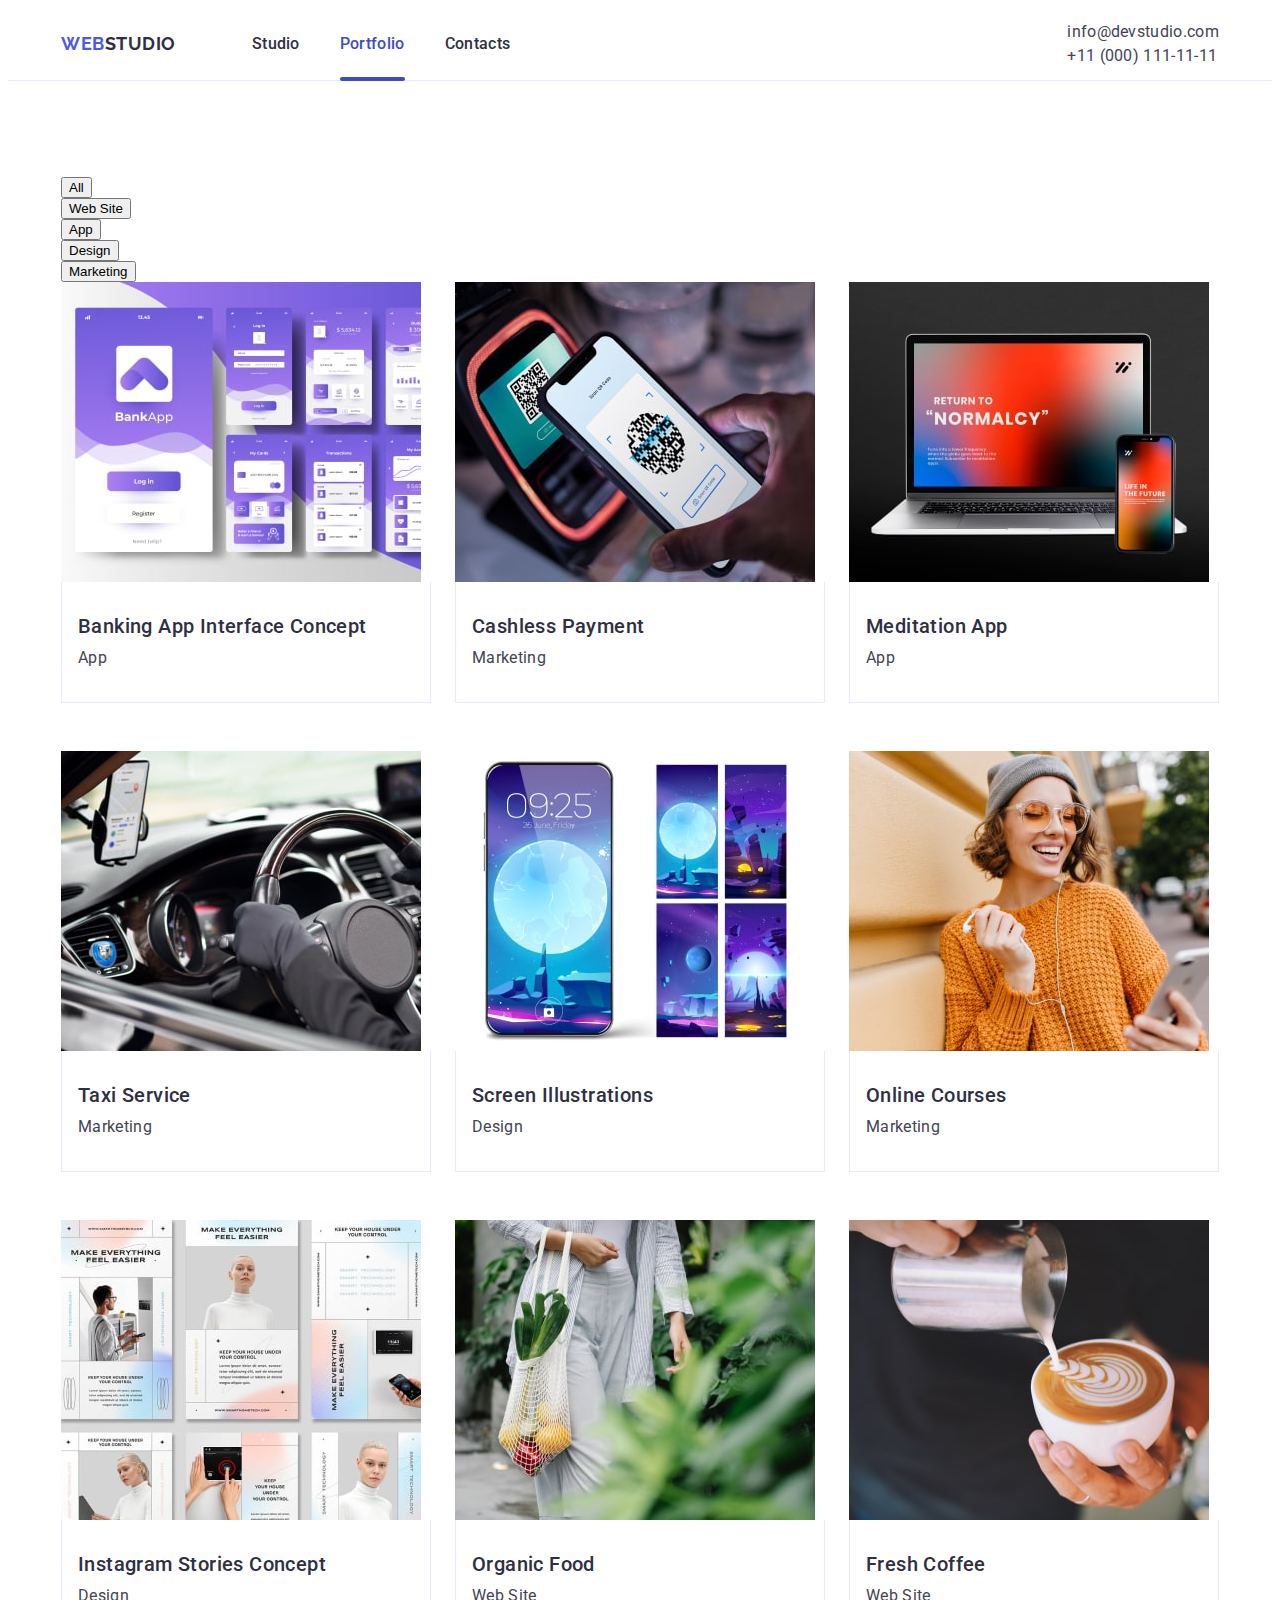
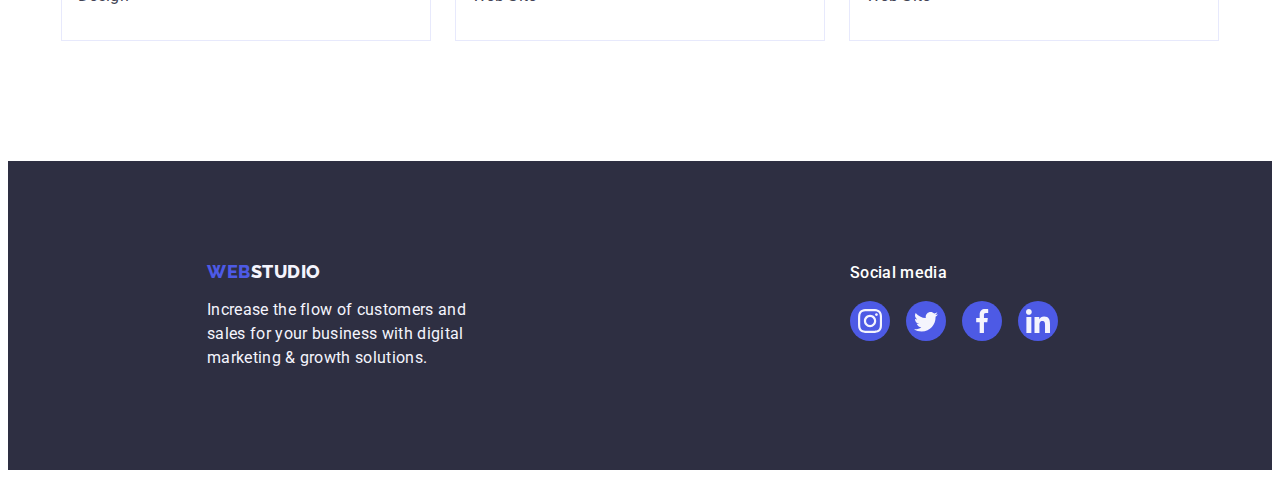
<file: portfolio.html>
<!DOCTYPE html>
<html lang="en">
  <head>
    <meta charset="utf-8">
    <meta http-equiv="X-UA-Compatible" content="IE=edge">
    <meta name="viewport" content="width=device-width, initial-scale=1.0">
    <title>Portfolio</title>
    <link rel="preconnect" href="https://fonts.googleapis.com" />
    <link rel="preconnect" href="https://fonts.gstatic.com" crossorigin />
    <link href="https://fonts.googleapis.com/css2?family=Raleway:wght@800&family=Roboto:wght@400;500;700;900&display=swap"
        rel="stylesheet" />
    <link rel="stylesheet" href="https://cdnjs.cloudflare.com/ajax/libs/modern-normalize/2.0.0/modern-normalize.min.css"
        integrity="sha512-4xo8blKMVCiXpTaLzQSLSw3KFOVPWhm/TRtuPVc4WG6kUgjH6J03IBuG7JZPkcWMxJ5huwaBpOpnwYElP/m6wg=="
        crossorigin="anonymous" referrerpolicy="no-referrer" />

    <link rel="stylesheet" href="./css/styles.css" />
  </head>

<body>
    <header class="header">
        <div class="container header-container">
    <nav class="header-navigation">
        <a href="./portfolio.html" class="header-logo link">Web<span class="header-logo-accent">Studio</span></a>
        <ul class="header-menu list">
            <li class="header-menu-item"><a href="./index.html" class="header-menu-link link">Studio</a></li>
            <li class="header-menu-item"><a href="./portfolio.html" class="header-menu-link link header-line">Portfolio</a></li>
            <li class="header-menu-item"><a href="" class="header-menu-link link">Contacts</a></li>
        </ul>
    </nav>
    <address class="header-address">
        <ul class="header-address list">
            <li class="header-address-item"><a class="header-adress-link link"
                    href="mailto:info@devstudio.com">info@devstudio.com</a></li>
            <li class="header-address-item"><a class="header-adress-link link" href="tel:+110001111111">+11 (000)
                    111-11-11</a></li>
        </ul>
    </address>
    </div>
    </header>
    
    <main>
     <section class="portfolio">
       <div class="container">
        <h1 class="visually-hidden">All, Web Site, App, Design, Marketing</h1>
             <ul class="button-list list">
      <li class="button-item"><button class="button-btn" type="button">All</button></li> 
      <li class="button-item"><button class="button-btn" type="button">Web Site</button></li>
      <li class="button-item"><button class="button-btn" type="button">App</button></li>
      <li class="button-item"><button class="button-btn" type="button">Design</button></li>
      <li class="button-item"><button class="button-btn" type="button">Marketing</button></li>
          </ul>
             <ul class="service-list list"> 
            <li class="service-item"> 
                <a class="service-link link" href="">
                    <div class="service-cover">
                    <img src="./images/banking-app.jpg" alt="Banking app" width="360" height="300" style="display: block;" />
                    <p class="service-cover-text">14 Stylish and User-Friendly App Design Concepts · Task Manager App · Calorie Tracker App · Exotic Fruit Ecommerce App · Cloud Storage App</p>
                  </div>
                    <div class="container name-container">
                    <h2 class="service-title section-subtitle">Banking App Interface Concept</h2>
                    <p class="service-text section-text">App</p>
                </div>
                </a>
                
            </li>
            <li class="service-item">
                <a class="service-link link" href=""> 
                <div class="service-cover">
                 <img src="./images/payment.jpg" alt="Cashless payment" width="360" height="300" style="display: block;" />
                 <p class="service-cover-text">14 Stylish and User-Friendly App Design Concepts · Task Manager App · Calorie Tracker App · Exotic Fruit Ecommerce App · Cloud Storage App</p>
                  </div>
                    <div class="container name-container">
                    <h2 class="service-title section-subtitle">Cashless Payment</h2>
                    <p class="service-text section-text">Marketing</p>
                </div>
                </a>              
                              
            </li>
            <li class="service-item">  
                <a class="service-link link" href="">
                    <div class="service-cover"> 
                    <img src="./images/Meditation-App.jpg" alt="leptop" width="360" height="300" style="display: block;" />
                    <p class="service-cover-text">14 Stylish and User-Friendly App Design Concepts · Task Manager App · Calorie Tracker App · Exotic Fruit Ecommerce App · Cloud Storage App</p>
                  </div>
                    <div class="container name-container">
                    <h2 class="service-title section-subtitle">Meditation App</h2>
                    <p class="service-text section-text">App</p>
                </div>
                </a>               
                 
            </li>
             <li class="service-item">
                 <a class="service-link link" href="">
                    <div class="service-cover">
                    <img src="./images/steeringweel.jpg" alt="steering weel" width="360" height="300" style="display: block;" />
                    <p class="service-cover-text">14 Stylish and User-Friendly App Design Concepts · Task Manager App · Calorie Tracker App · Exotic Fruit Ecommerce App · Cloud Storage App</p>
                  </div>
                    <div class="container name-container">
                    <h2 class="service-title section-subtitle">Taxi Service</h2>
                    <p class="service-text section-text">Marketing</p>
                </div>
                </a>            
            
           </li>
        <li class="service-item">
             <a class="service-link link" href="">
                <div class="service-cover">
                
                <img src="./images/phonemoon.jpg" alt="phone picture moone" width="360" height="300" style="display: block;" />
                <p class="service-cover-text">14 Stylish and User-Friendly App Design Concepts · Task Manager App · Calorie Tracker App · Exotic Fruit Ecommerce App · Cloud Storage App</p>
                  </div>
                <div class="container name-container">
                <h2 class="service-title section-subtitle">Screen Illustrations</h2>
                <p class="service-text section-text">Design</p>
            </div>
            </a>         
               
        </li>
        <li class="service-item">
             <a class="service-link link" href="">
                <div class="service-cover">
                <img src="./images/girl.jpg" alt="girl smiling" width="360" height="300" style="display: block;" />
                <p class="service-cover-text">14 Stylish and User-Friendly App Design Concepts · Task Manager App · Calorie Tracker App · Exotic Fruit Ecommerce App · Cloud Storage App</p>
                  </div>
                <div class="container name-container">
                <h2 class="service-title section-subtitle">Online Courses</h2>
                <p class="service-text section-text">Marketing</p>
            </div>
            </a>           
             
        </li>
                 <li class="service-item"> 
                    <a class="service-link link" href="">
                        <div class="service-cover">
                        <img src="./images/insta-stories.jpg" alt="instagram stories" width="360" height="300" style="display: block;" />
                        <p class="service-cover-text">14 Stylish and User-Friendly App Design Concepts · Task Manager App · Calorie Tracker App · Exotic Fruit Ecommerce App · Cloud Storage App</p>
                  </div>
                        <div class="container name-container">
                        <h2 class="service-title section-subtitle">Instagram Stories Concept</h2>
                        <p class="service-text section-text">Design</p>
                    </div>
                    </a>         
                       
            </li>
            <li class="service-item">
                 <a class="service-link link" href="">
                    <div class="service-cover">
                    <img src="./images/organic-food.jpg" alt="organic food" width="360" height="300" style="display: block;" />
                    <p class="service-cover-text">14 Stylish and User-Friendly App Design Concepts · Task Manager App · Calorie Tracker App · Exotic Fruit Ecommerce App · Cloud Storage App</p>
                  </div>
                    <div class="container name-container">
                    <h2 class="service-title section-subtitle">Organic Food</h2>
                    <p class="service-text section-text">Web Site</p>
                </div>
            </a>
                
            </li>
            <li class="service-item">
                 <a class="service-link link" href="">
                    <div class="service-cover">
                    <img src="./images/coffee.jpg" alt="coffee" width="360" height="300" style="display: block;" />
                    <p class="service-cover-text">14 Stylish and User-Friendly App Design Concepts · Task Manager App · Calorie Tracker App · Exotic Fruit Ecommerce App · Cloud Storage App</p>
                  </div>
                    <div class="container name-container">
                    <h2 class="service-title section-subtitle">Fresh Coffee</h2>
                    <p class="service-text section-text">Web Site</p>
                </div>
                </a>                
                
            </li>
        </ul>
    </div>
    </section>
    </main>

    <footer id="footer" class="footer">
      <div class="footer-div container"> 
      <div class="footer-container">
      <a href="./index.html" class="footer-logo-link link">Web<span class="footer-logo-accent">Studio</span></a>
      <p class="footer-text-one">Increase the flow of customers and sales for your business with digital marketing & growth solutions.</p>
      </div>
      <div class="footer-media container">
        <p class="footer-text-two">Social media</p>
        <ul class="footer-list">
          <li class="footer-item list">
            <a href="" class="footer-social link"
              ><svg class="footer-icon" width="24" height="24">
                <use href="./images/icons.svg#icon-instagram-1"></use></svg></a>
              </li>
          <li class="footer-item list">
            <a href="" class="footer-social link"
              ><svg class="footer-icon" width="24" height="24">
                <use href="./images/icons.svg#icon-twitter"></use></svg></a>
           </li>
          <li class="footer-item list">
            <a href="" class="footer-social link"
              ><svg class="footer-icon" width="24" height="24">
                <use href="./images/icons.svg#icon-facebook-1"></use></svg></a>
             </li>
          <li class="footer-item list">
            <a href="" class="footer-social link"
              ><svg class="footer-icon" width="24" height="24">
                <use href="./images/icons.svg#icon-linkedin-1"></use></svg></a>
         </li>
          </ul>
        </div>
        </div>
</footer>
    </body>
    
    </html>
</file>
<file: css/styles.css>
/*------------Common styles-----------*/ 

.hidden {
    display: none;
  }
  :root {
    --main-color: #2e2f42;
    --accent-color: #4d5ae5;
    --secondary-color: #434455;
    --another-color: #8e8f99;
    --new-color: #F4F4FD;
    }

    p, h1, h2, h3 {
        margin-top: 0;
        margin-bottom: 0;
    }
    
    ul, ol {
        list-style: none;
        padding: 0;
        margin: 0;
    }
    a {
        text-decoration: none;
        color: currentColor;
      }
    
    body {
        font-family: 'Roboto', sans-serif;
        background-color: #FFFFFF;
        color: #434455;
    }
    .visually-hidden {
        position: absolute;
        width: 1px;
        height: 1px;
        margin: -1px;
        border: 0;
        padding: 0;
        white-space: nowrap;
        clip-path: inset(100%);
        clip: rect(0 0 0 0);
        overflow: hidden;
    }
    img {
        display: block;
        max-width: 100%;
          }

.container { 
max-width: 320px;
padding: 0 16px;
margin: 0 auto;
}

@media screen and (min-width: 768px) {
    .container {
      max-width: 768px;
    }
  }
  
  @media screen and (min-width: 1158px) {
    .container {
      max-width: 1158px;
      padding: 0 15px;
    }
  }
/*------------Header styles-----------*/ 
header {
    border-bottom: 1px solid #e7e9fc;
}
.header-container {
    display: flex;
    justify-content: space-between;
    align-items: center;
}
.header-address {
    display: none;
}
.header-menu {
    display: none;
}
    
.header-logo {
        color: var(--accent-color);
        font-size: 18px;
        font-family: "Raleway", sans-serif;
        font-weight: 700;
        font-style: normal;
        line-height: 1.17;
        letter-spacing: 0.03em;
        text-transform: uppercase;
        display: flex;
        padding: 16px 0;  
}
.header-logo-accent {
    color: var(--main-color);
}
.link {
    text-decoration: none;
}
.list {
    list-style-type: none;
}
.header-navigation {
    margin-right: auto;
}
.burger-btn{
    padding: 0;
    border: none;
    background-color: transparent;
    cursor: pointer;
}
.burger-btn-icon {
    display: block;
    fill: #2f2f37;
}

@media screen and (min-width: 768px) {
    .burger-btn {
      display: none;
    }
    .header-menu {
        display: flex;
        gap: 40px;
        color: #404bbf;
        transition:  color 250ms cubic-bezier(0.4, 0, 0.2, 1);
     }
    .header-address {
        display: block;
        font-style: normal;
            }
    .header-address-list {
        display: flex;
        flex-direction: column;
        gap: 12px;
    }
    .header-navigation {
        display: flex;
        align-items: center;
              }
    .header-logo {
        padding:  24px 0;
        margin-right: 120px;
    } 
.header-menu-link:hover,
.header-menu-link:focus {
   color: #404bbf;
}

.header-menu-link {
    color: var(--main-color);
        display: block;
        font-size: 16px;
        font-weight: 500;
        line-height: 1.5;
        letter-spacing: 0.02em;
        font-style: normal;
        padding: 24px 0;
        transition: color 250ms cubic-bezier(0.4, 0, 0.2, 1);
      
}
.header-line {
    position: relative;
    color: #404bbf; 
    
    }
    .header-line::after {
        content: '';
        position: absolute;
        left: 0;
        bottom: -1px;
        width: 100%;
        height: 4px;
        border-radius: 2px;
        background-color: #404BBF;
        transition: color 250ms cubic-bezier(0.4, 0, 0.2, 1);
} 
    .header-adress-link {
        display: block;
        color: var(--secondary-color);
        font-size: 12px;
        line-height: 1.7;
        letter-spacing: 0.04em;
        transition:  color 250ms cubic-bezier(0.4, 0, 0.2, 1);
            }
    .header-adress-link:hover,
    .header-adress-link:focus {
        color: #404bbf; 
    }
    }
      
    @media screen and (min-width: 1158px) {

        .header-logo {
            margin-right: 76px;
        } 
        .header-address-list {
            display: flex;
            flex-direction: row;
            gap: 40px;
                   }
        .header-adress-link {
            font-size: 16px;
            line-height: 1.5;
            letter-spacing: 0.02em;
            color: #434455;
        }
    }
    
         /*------------MOBILE MENU-----------*/ 

        .mobile-menu {
            width: 100%;
            height: 100%;
            position: fixed;
            margin-left: auto;
            top: 0;
            background-color: #ffffff;
            padding: 24px 24px 40px 16px;
            display: flex;
            flex-direction: column;
            justify-content: space-between;
            opacity: 0;
            visibility: hidden;
            pointer-events: none;

            } 
            .is-open {
                opacity: 1;
                visibility: visible;
                pointer-events: auto;
              }    
            .mobile-menu-container {
                max-width: 320px;
                
                margin-left: 0;
              }
        .mobile-btn {
            display: flex;
                align-items: center;
                justify-content: center;
                margin-left: auto;
                margin-bottom: 24px;
                margin-top: 24px;
                margin-right: 24px;
                border-radius: 50%;
                width: 24px;
                height: 24px;
                background-color: #FFFFFF;
                border: 1px solid rgba(0, 0, 0, 0.1);
                padding: 0;
                transition: background-color 250ms cubic-bezier(0.4, 0, 0.2, 1), border 250ms cubic-bezier(0.4, 0, 0.2, 1);
        }
        .mobile-menu-list-item {
            color: #2e2f42;
            font-weight: 700;
            font-size: 36px;
            line-height: 1.11111;
            letter-spacing: 0.02em;
        }
        .mobile-menu-list-item:not(:last-child) {
            margin-bottom: 40px;
        }

        .mobile-menu-link {
            font-weight: 700;
            font-size: 36px;
            line-height: 1.1;
            letter-spacing: 0.02em;
            color: #2e2f42;
            display: block;
            transition-property: color;
            transition-duration: 250ms;
            transition-timing-function: cubic-bezier(0.4, 0, 0.2, 1);
            position: relative;
        }
        .mobile-address-list {
            margin-top: 168px;
            margin-bottom: 48px;
        }
        .mobile-accent {
            font-weight: 700;
            font-size: 36px;
            line-height: 1.11111;
            letter-spacing: 0.02em;
            color: #404bbf;
            }
        .mobile-address-item {
            font-weight: 500;
            font-size: 20px;
            line-height: 1.2;
            letter-spacing: 0.02em;
            font-style: normal;
            margin-bottom: 48px;
            color: #434455;
        }   
        .mobile-address-item:not(:last-child) {
            margin-bottom: 24px;
            }
            .mobile-adress-link {
                font-weight: 500;
                font-style: 20px;
                line-height: 1.2;
                letter-spacing: 0.02em;
                color: #434455;
                display: block;
                transition-property: color;
                transition-duration: 250ms;
                transition-timing-function: cubic-bezier(0.4, 0, 0.2, 1);
            }
            .mobile-adress-accent {
                color: #4d5ae5;
            }
            .mobile-list-social {
                display: flex;
                justify-content: flex-start;  
            }
            .mobile-list {
                display: flex;
                gap: 40px;
                justify-content: center;
                color: #2e2f42;
       font-weight: 700;
       font-size: 36px;
       line-height: 1.11111;
       letter-spacing: 0.02em;
       margin-bottom: 40px;

            }   
            .mobile-item {
                width: 40px;
                height: 40px;
            }  
            .mobile-social {
                width: 100%;
                height: 100%;
                background-color: #4d5ae5;
                border-radius: 50%;
                display: flex;
                align-items: center;
                justify-content: center;
                transition: background-color 250ms cubic-bezier(0.4, 0, 0.2, 1);
            }
            .mobile-icon {
                fill: #F4F4FD;
            }  
            .mobile-menu-link:focus {
                color: #404bbf;
            }
            .mobile-adress-link:focus {
                color: #4d5ae5;
            }

            
            /*------------MODAL-----------*/
.backdrop {
    opacity: 0;
    visibility: hidden;
    position: fixed;
    top: 0;
    z-index: 999999;
    width: 100%;
    height: 100%;
    background-color: rgba(46, 47, 66, 0.4);
    transition: opacity 250ms cubic-bezier(0.4, 0, 0.2, 1), visibility 250ms cubic-bezier(0.4, 0, 0.2, 1);
  }
 
.backdrop.backdrop-is-open {
    opacity: 1;
    visibility: visible;
    pointer-events: auto;
  }
  .modal {
    position: absolute;
    top: 50%;
    left: 50%;
    transform: translate(-50%, -50%);
    width: 288px;
    height: 623px;
    border-radius: 4px;
    box-shadow: 0 1px 1px 0 rgba(0, 0, 0, 0.14), 0 1px 3px 0 rgba(0, 0, 0, 0.12), 0 2px 1px 0 rgba(0, 0, 0, 0.2);
    background: #fcfcfc;
    transition: transform 250ms cubic-bezier(0.4, 0, 0.2, 1);
    padding: 72px 16px 24px 16px;
  }
  .modal-contaner { 
    display: flex;
    flex-direction: column;
  }
 .modal-button {
    position: absolute;
    display: flex;
    justify-content: center;
    align-items: center;
    margin-top: 24px;
    margin-right: 24px;
    top: 24px;
    right: 24px;
    border: 1px solid rgba(0, 0, 0, 0.1);
    padding: 0;
    cursor: pointer;
    fill: #2e2f42;
    width: 24px;
    height: 24px;
    border-radius: 50%;
    background-color: #e7e9fc;
       transition: background-color 250ms cubic-bezier(0.4, 0, 0.2, 1),
      border 250ms cubic-bezier(0.4, 0, 0.2, 1);
}

.modal-button:hover,
.modal-button:focus {
    background-color: #404bbf;
    border: none; 
    fill: #ffffff;
}

.modal-button:hover .modal-icon {
    fill: #ffffff;
  }
.modal-button:focus .modal-icon {
    fill: #ffffff;
  }
.modal-icon {
        transition: fill 250ms cubic-bezier(0.4, 0, 0.2, 1); 
    }
.modal-icon:hover {
    fill: #ffffff;
}
.modal-title {
text-align: center;  
color:  #2E2F42;
font-size: 16px;
font-weight: 500;
line-height: 1.5;
letter-spacing: 0.02em;
margin-bottom: 16px;
}
  .form-container {
    margin-bottom: 8px;
  }

.modal-input {
    border: 1px solid rgba(46, 47, 66, 0.4);
  border-radius: 4px;
  padding-left: 38px;
  width: 100%;
  height: 40px;
  outline: transparent;
  background-color: transparent;
  outline: transparent;
  transition: border-color 250ms cubic-bezier(0.4, 0, 0.2, 1);
  padding-left: 38px;
  display: flex;
  align-items: flex-start;
  justify-content: flex-start;
  flex-direction: column;
  }
 
.modal-input:focus {
    border-color: #4D5AE5;
    }
.input-lable {
    font-family: "Roboto", sans-serif;
    font-weight: 400;
    font-size: 12px;
    line-height: 1.17;
    letter-spacing: 0.04em;
    color: #8e8f99;
    display: block;
    margin-bottom: 4px;
}

.modal-feild {
margin-bottom: 8px;
}
.modal-input-icon {
    position: absolute;
    left: 16px;
    top: 50%;
    transform: translateY(-50%);
    fill: #2e2f42;
    transition: fill 250ms cubic-bezier(0.4, 0, 0.2, 1);
    }

.modal-input:focus + .modal-input-icon {
    fill: #4D5AE5;
}

.input-wrap {
    position: relative;
  
 }
 .modal-feild-textarea {
    margin-bottom: 16px;
}         
.modal-textarea {
    display: flex;
    align-items: flex-start;
    justify-content: flex-start;
    flex-direction: column;
    width: 100%;
    height: 120px;
    border-radius: 4px;
    padding: 8px 16px;
border: 1px solid rgba(46, 47, 66, 0.40); 
resize: none;
font-size: 12px;
line-height: 1.17;
letter-spacing: 0.04em;
color: rgba(46, 47, 66, 0.4);
background-color: transparent; 
outline: transparent;
transition: border-color 250ms cubic-bezier(0.4, 0, 0.2, 1); 
padding: 8px 16px;
}

.modal-textarea:focus {
    border-color: #4d5ae5;
    }

.modal-textarea::placeholder {
    font-size: 12px;
    line-height: 1.16667;
    letter-spacing: 0.04em;
    font-weight: 400;
    color: rgba(46, 47, 66, 0.4);
    opacity: 0.5;
}
.modal-check { 
    width: 16px;
    height: 16px;
}

.modal-check:focus {
    border-color: #4d5ae5;
  }
.modal-field-wraper {
    margin-bottom: 24px;
    display: flex;
    align-items: center;
  
  }
.modal-check:focus + .chek-text  
 {
font-size: 12px;
letter-spacing: 0.04em;
display: block;
margin-top: 16px;
line-height: 1.17;
color: #8e8f99;
}
.privace-link {
    color: var(--accent-color);
    text-decoration: underline;
    text-decoration-skip-ink: none;
    line-height: 1.33;
   }

.chek-text {
    display: flex;
    justify-content: center;
    align-items: center;
    gap: 8px;
    font-family: "Roboto", sans-serif;
    font-weight: 400;
    font-size: 12px;
    line-height: 1.17;
    letter-spacing: 0.04em;
    color: #8E8F99;
}

.chek-text-span {
    display: inline-flex;
    justify-content: center;
    align-items: center;
  width: 16px;
  height: 16px;
  border-radius: 2px;
  border: 1px solid rgba(46, 47, 66, 0.4);
  cursor: pointer;
  fill: transparent;
  flex-shrink: 0;
  transition: background-color 250ms cubic-bezier(0.4, 0, 0.2, 1), border 250ms cubic-bezier(0.4, 0, 0.2, 1), fill 250ms cubic-bezier(0.4, 0, 0.2, 1);
    border 250ms cubic-bezier(0.4, 0, 0.2, 1),
    fill 250ms cubic-bezier(0.4, 0, 0.2, 1);
      }
.modal-check:checked + .chek-text .chek-text-span {
border: none;
fill: #F4F4FD;
background-color:#404bbf;
}

.modal-check:focus + .chek-text .chek-text-span {
    outline: 2px solid rgba(46, 47, 66, 0.4);
}
.checkmark-icon {
    transition: fill 250ms cubic-bezier(0.4, 0, 0.2, 1);
}
.form-button {
    display: block;
     min-width: 169px;
     height: 56px;
     font-family: "Roboto", sans-serif;
     font-size: 16px;
     font-weight: 500;
     line-height: 1.5;
     letter-spacing: 0.04em;
     color: #FFFFFF;
     background-color: #4D5AE5;
     border: none;
     transition: background-color 250ms cubic-bezier(0.4, 0, 0.2, 1);
     margin-left: auto;
     margin-right: auto;
     border-radius: 4px;
     }

.form-button:focus,
.form-button:hover {
       background: #404bbf;
       fill: #ffffff;
}
/*------------HERO-----------*/ 

.hero {
    margin: 0 auto;
    max-width: 320px;
    background-image:
    linear-gradient (
        rgba(46, 47, 66, 0.7),
        rgba(46, 47, 66, 0.7)), url("../images/hero\ image-mob.jpg");
    background-repeat: no-repeat;
    background-position: center;
    background-size: cover;
    background-color: #2E2F42;
    padding-top: 72px;
    padding-bottom: 72px;

}

.hero-title {
    color: #FFF;
        text-align: center;
        font-size: 36px;
        line-height: 1.11;
        font-weight: 700;
        letter-spacing: 0.02em;
        font-style: normal;
        display: block;
        margin: 0 auto;
        max-width: 216px;          
}

.hero-btn {
    color:  #FFF;
        font-size: 16px;
        font-family: inherit;
         font-weight: 500;
        line-height: 1.5;
        letter-spacing: 0.04em;
        background: var(--accent-color);
        cursor: pointer;
        padding: 16px 32px;
        border: none;
        display: block;
        margin: 0 auto;
        margin-top: 72px;
        min-width: 169px;
        border-radius: 4px;
        transition: background-color 250ms cubic-bezier(0.4, 0, 0.2, 1);
        box-shadow: 0 4px 4px 0 rgba(0, 0, 0, 0.15);
}
.hero-btn:hover,
.hero-btn:focus { 
background-color: #404bbf;
border: none; 
}
@media screen and (min-device-pixel-ratio: 2),
screen and (min-resolution: 192dpi),
screen and (min-resolution: 2dppx) {
.hero {
  background-image: linear-gradient(
      rgba(46, 47, 66, 0.7),
      rgba(46, 47, 66, 0.7)
    ),
    url("../images/hero\ image-mob@2x.jpg");
}
}


@media screen and (min-width: 768px) {
    .hero {
        padding-top: 112px;
        padding-bottom: 112px;
        min-width: 768px;
        
        background-image: linear-gradient(
        rgba(46, 47, 66, 0.7),
        rgba(46, 47, 66, 0.7)
      ),
      url("../images/hero\ image-tab.jpg");
    }
    @media screen and (min-device-pixel-ratio: 2),
  screen and (min-resolution: 192dpi),
  screen and (min-resolution: 2dppx) {
  .hero {
    background-image: linear-gradient(
        rgba(46, 47, 66, 0.7),
        rgba(46, 47, 66, 0.7)
      ),
      url("../images/hero\ image-tab@2x.jpg");
  }
}

.hero-title {
font-size: 56px;
line-height: 1.07143;
max-width: 496px;

}
   .hero-btn {
    
   }
   .modal {
    width: 408px;
    height: 584px;
    padding: 72px 24px 24px 24px;
  }
  .modal-title {
    max-width: 360px;
        }
   .chek-text-span {
    margin-right: 8px;
   } 
   .privace-link {
    margin-left: 4px;
   }   
   .mobile-menu {
    display: none;
   }  
}

@media screen and (min-width: 1158px) {
    .hero {

        max-width: 1440px;
        padding: 188px 0;
        background-image: linear-gradient(
            rgba(46, 47, 66, 0.7),
            rgba(46, 47, 66, 0.7)
          ),
          url("../images/hero\ image-desk.jpg");
    }
    .hero-title {
        
        }

           @media screen and (min-device-pixel-ratio: 2),
           screen and (min-resolution: 192dpi),
           screen and (min-resolution: 2dppx) {
           .hero {
             background-image: linear-gradient(
                 rgba(46, 47, 66, 0.7),
                 rgba(46, 47, 66, 0.7)
               ),
               url("../images/hero\ image@2x-desk.jpg");
           }
         }
}

/*------------FEATURS-----------*/ 

.featurs {
    padding-top: 96px;
    padding-bottom: 96px;
    
}

.featurs-icons {
    display: none;
}
.featurs-item {
    font-weight: 700;
font-size: 36px;
line-height: 1.11111;
letter-spacing: 0.02em;
text-align: center;
color: #2e2f42;
padding-bottom: 8px;
}

.featurs-item-text {
    font-weight: 500;
font-size: 16px;
line-height: 1.5;
letter-spacing: 0.02em;
color: #434455;
}

.featurs-subtitle {
     padding-bottom: 96px;
     width: 288px;
}
.featurs-subtitle:last-child {
    padding-bottom: 0;
}

@media screen and (min-width: 768px) {

    .featurs-subtitle {
        padding-bottom: 0;
           }
    .featurs-item {
        text-align: left;
    }
    .featurs-list {
        display: flex;
        flex-wrap: wrap;
        gap: 72px 24px;
        
         }
    
    .featurs-subtitle {
        width: calc((100% - 24px) / 2);
        
    }
}
 
@media screen and (min-width: 1158px) {
    .featurs {
     padding: 120px 0;
     margin: 0;

    }
    .featurs-item {
font-weight: 500;
font-size: 20px;
line-height: 1.2;

}
    .featurs-item-text{
        font-weight: 400;
    }
    .featurs-icons {
        width: 264px;
        height: 112px;
        border-radius: 4px;
        border: 1px solid #8e8f99;
        background: var(--new-color);
        display: flex;
        align-items: center;
        justify-content: center;
        margin-bottom: 8px;
        }
        .featurs-subtitle {
            width: calc((100% - 24px*3) / 4);

        }
         
          .featurs-item-text {
            margin-bottom: 0;
        }
           
}

/*------------TEAM-----------*/
.team {
    margin: 0 auto;
    min-width: 320px;
    background: #f4f4fd;
    
}
.team-list-m {
display: flex;
flex-direction: column;
gap: 72px;
align-items: center;
}
.team-list { 
    display: flex;
    flex-wrap: wrap;
    gap: 24px;
    justify-content: center;
}
.team-container {
    padding: 32px 0;
    
}
.team-icons-list {
    width: 40px;
    height: 40px;
}
.team-item-icons {
    fill: var(--new-color);
}
.team-title {
    color: var(--main-color);
        text-align: center;
        font-size: 36px;
        font-weight: 700;
        line-height: 1.11;
        letter-spacing: 0.02em;
        text-transform: capitalize;
        padding-top: 96px;
        padding-bottom: 72px;
}
.team-member {
    font-weight: 500;
    font-size: 20px;
    line-height: 1.2;
    letter-spacing: 0.02em;
     color: #2e2f42;
     text-align: center;
     margin-bottom: 8px;
}
.team-profetional {
    font-weight: 400;
    font-size: 16px;
    line-height: 1.5;
    letter-spacing: 0.02em;
    text-align: center;
    color: #434455;
    margin-bottom: 8px;
            }

            .team-item { 
                max-width: 264px;
                background: #FFF;                
                border-radius: 0px 0px 4px 4px;
                box-shadow: 0px 1px 6px rgba(46, 47, 66, 0.08), 0px 1px 1px rgba(46, 47, 66, 0.16), 0px 2px 1px rgba(46, 47, 66, 0.08);
           }
            .taem-icons-link {
                width: 100%;
                height: 100%;
                background-color: var(--accent-color);
                display: flex;
                border-radius: 50%;
                align-items: center;
                justify-content: center;
                transition: background-color 250ms cubic-bezier(0.4, 0, 0.2, 1);  
                } 
            
            .taem-icons-link:hover,
            .taem-icons-link:focus {
                background-color: #404bbf;
            }
            
            
     @media screen and (min-width: 768px) {
     .team {

        padding-bottom: 96px;
     }  

     .team-list-m {
        display: flex;
        flex-direction: row;
        flex-wrap: wrap;
        justify-content: center;
        gap: 72px 24px;
          }
                
    .team-item {
        width: calc((100% - 24px) / 2);
        
    }
}    

  
@media screen and (min-width: 1158px) {
   .team {
         padding-top: 120px;
         padding-bottom: 120px;
    }
    .team-title {
        padding: 0; 
        margin-bottom: 72px;
     }
    .team-list-m {
        flex-wrap: nowrap;
        padding: 0;
      }
    .team-item { 
        width: calc((100% - 24px*3) / 4);
        margin-bottom: 0;
 } 
   }

   /*------------PORTFOLIO-----------*/
   .portfolio {
    padding: 0;
    margin-top: 96px;
    padding-bottom: 120px;
    
    }
 
.portfolio-title {
    font-weight: 700;
    font-size: 36px;
    line-height: 1.11111;
    letter-spacing: 0.02em;
    text-align: center;
    color: #2e2f42;
    margin-bottom: 72px;
    text-transform: capitalize;
}

.service-list {
    display: flex;
    flex-direction: column;
    gap: 48px;
}

.service-cover {
    position: relative;
    overflow: hidden;
     }
           
.service-cover-text {
    display: flex;
background: var(--accent-color);
align-items: center;
justify-content: center;
position: absolute;
overflow: auto;
top: 0;
font-size: 16px;
line-height: 1.5;
letter-spacing: 0.02em;
color: var(--new-color);
padding: 40px 32px;
background-color: #4d5ae5;
width: 100%;
height: 100%;
transform: translateY(100%);
transition: transform 250ms cubic-bezier(0.4, 0, 0.2, 1);
}

.service-item {
    transition: box-shadow 250ms cubic-bezier(0.4, 0, 0.2, 1);
}
.service-item:hover .service-cover-text {
    transform: translateY(0);
}
.service-item:hover {
    box-shadow: 0px 1px 6px rgba(46, 47, 66, 0.08), 0px 1px 1px rgba(46, 47, 66, 0.16), 0px 2px 1px rgba(46, 47, 66, 0.08);
}
.service-title {
font-weight: 500;
font-size: 20px;
line-height: 1.2;
letter-spacing: 0.02em;
color: #2e2f42;
margin-bottom: 8px;
}
.service-text {
        font-weight: 400;
        font-size: 16px;
        line-height: 1.5;
        letter-spacing: 0.02em;
        color: #434455;
        text-align: left;
}

.name-container {
        padding: 32px 16px;
        border: 1px solid #e7e9fc;
        border-top: none;
     }

     @media screen and (min-width: 768px) {
        .container-portfolio {
            
            margin: 0 auto;
        }
        .service-item {
            width: calc((100% - 24px) / 2);
            
        }
        .service-list {
    display: flex;
    flex-direction: row;
    flex-wrap: wrap;
    gap: 48px 24px;
              }
        .service-link {
            width: 356px;
            height: 420px;
        }      
    }
    
    @media screen and (min-width: 1158px) {
        .container-portfolio {
            margin: 0 auto;
            
        }
        .customers {
        padding-top: 120px;
        padding-bottom: 120px;
        }

        .service-item {
            width: calc((100% - 24px*2) / 3);
        }
        
    }

    /*------------FOOTER-----------*/
    .footer {
        background-color: #2E2F42;
        min-width: 320px;

    }
    .footer-div {
        display: flex;
        flex-direction: column;
        gap: 72px;
        margin-left: 16px;
        margin-right: 16px;
        
    }
    .footer-container {
        margin-top: 96px;
        margin-bottom: 72px;
    }
    .footer-media {
        
    }
              
    .footer-logo-link {
        color: var(--accent-color);
        font-size: 18px;
        font-family:"Raleway", sans-serif; 
        font-weight: 800;
        line-height: 1.17;
        letter-spacing: 0.03em;
        text-transform: uppercase;
        display: flex;
        
        align-items: center;
        justify-content: center;

        margin-bottom: 16px;
                        }
        .footer-logo-accent {
            color: #f4f4fd;
                }            
        .footer-text-one {
            color: #f4f4fd;
            font-size: 16px;
            line-height: 1.5;
            letter-spacing: 0.02em;  
            max-width: 264px;  
            margin-right: auto;
            margin-top: 16px;      
                 }
        .footer-list {
            display: flex;
            align-items: center;
            justify-content: center;
            gap: 16px;
                }
        .footer-item {
            width: 40px;
            height: 40px;
                }
                    
        .footer-icon {
            fill: #F4F4FD;
                }
        .footer-text-two, .footer-subscribe {
            color: #FFF;
            font-size: 16px;
            font-weight: 500;
            line-height: 1.5;
            letter-spacing: 0.02em;
            display: flex;
            justify-content: center;
            margin-bottom: 16px;
            color: #FFFFFF;                   
                }     
                                        .footer-social {
                                            display: flex;
                                            background-color: var(--accent-color);
                                            width: 100%;
                                            height: 100%;
                                            border-radius: 50%;
                                            align-items: center;
                                            justify-content: center;
                                            transition:background-color 250ms cubic-bezier(0.4, 0, 0.2, 1);
                                            
                                        }                                               
                                        .footer-next {
                                            display: flex;
                                            flex-direction: column;
                                                     }
                                    
                                               .footer-input {
                                                border-radius: 4px;
                                                border: 1px solid  #FFF;
                                                width: 100%;
                                                height: 40px;
                                                background-color: transparent;
                                                padding-left: 16px;
                                                color: #FFF;
                                                font-size: 12px;
                                                line-height: 2;
                                                letter-spacing: 0.04em;
                                                box-shadow: 0px 4px 4px rgba(0, 0, 0, 0.15);
                                                margin-bottom: 16px;
                                                    }
                                                .footer-input::placeholder {
                                                    color: #ffffff;
                                                  }    
                                                .footer-form {
                                                    text-align: center;
                                                    
                                                    
                                                }
                                                .footer-form-btn {
                                                min-width: 165px;
                                                height: 40px;   
                                                color: #FFF;
                                                padding: 8px 24px;
                                                font-size: 16px;
                                                font-weight: 500;
                                                line-height: 1.5;
                                                letter-spacing: 0.04em;
                                                border-radius: 4px;
                                                background: var(--accent-color);
                                                border: none;
                                                display: inline-flex;
justify-content: center;
align-items: center;
text-align: center;
                                                cursor: pointer;
                                                margin-bottom: 96px;
                                                    }
                                                .footer-form-btn:hover,
                                                .footer-form-btn:focus {
                                                background: #404BBF;
                                                box-shadow: 0px 4px 4px 0px rgba(0, 0, 0, 0.15);
                                                    } 
                                                       
                                                .subscribe-icon {
                                                fill: #FFFFFF;
                                                margin-left: 16px;
                                                }
                   
                                                
    @media screen and (min-width: 768px) {
    .footer-div {
         padding-left: 108px;
         margin: 0;
            }
    .footer-media {
        margin-bottom: 0;
    }
    .footer-logo-link {
        justify-content: left;
    }
    .footer-container {
    margin-bottom: 0;
    margin-right: 24px;
    }
    .footer-container-media  {
    display: flex;
    align-items: baseline;
    gap: 24px;

       }   
       
   .footer-text-one {
    width: 264px;
    padding-bottom: 0;
   } 
    .footer-text-two {
        display: flex;
        justify-content: flex-start;
        
    }
    .footer-next {
        display: flex;
        align-items: baseline;
      padding: 0;
      
    }
           .footer-input {
            width: 264px;
           }  
           .footer-media, .footer-next {
            align-items: baseline;
           }  
           .footer-form {
            display: flex;
            flex-direction: row;
            gap:24px;
           }  
        }                     

        @media screen and (min-width: 1158px) {  
            .footer {
                padding: 100px 0;
                      }
                        .footer-div {
                            display: flex;
                            flex-direction: row;
                            align-items: baseline;
                            margin: 0 auto;
                            padding-left: 15px;
                                } 
                                 
 .footer-input, .footer-form-btn { 
    margin: 0; 
 }        
.footer-text-one {
        width: 264px;            
                }
.footer-container {
    margin: 0 auto;
    padding: 0;

}               
.footer-container-media {
    gap: 120px;
    
}
.footer-next {
 padding-top: 0;
}
.footer-media {

}
             .footer-form {
                display: flex;
                gap: 24px;
             }
 
            }
</file>
